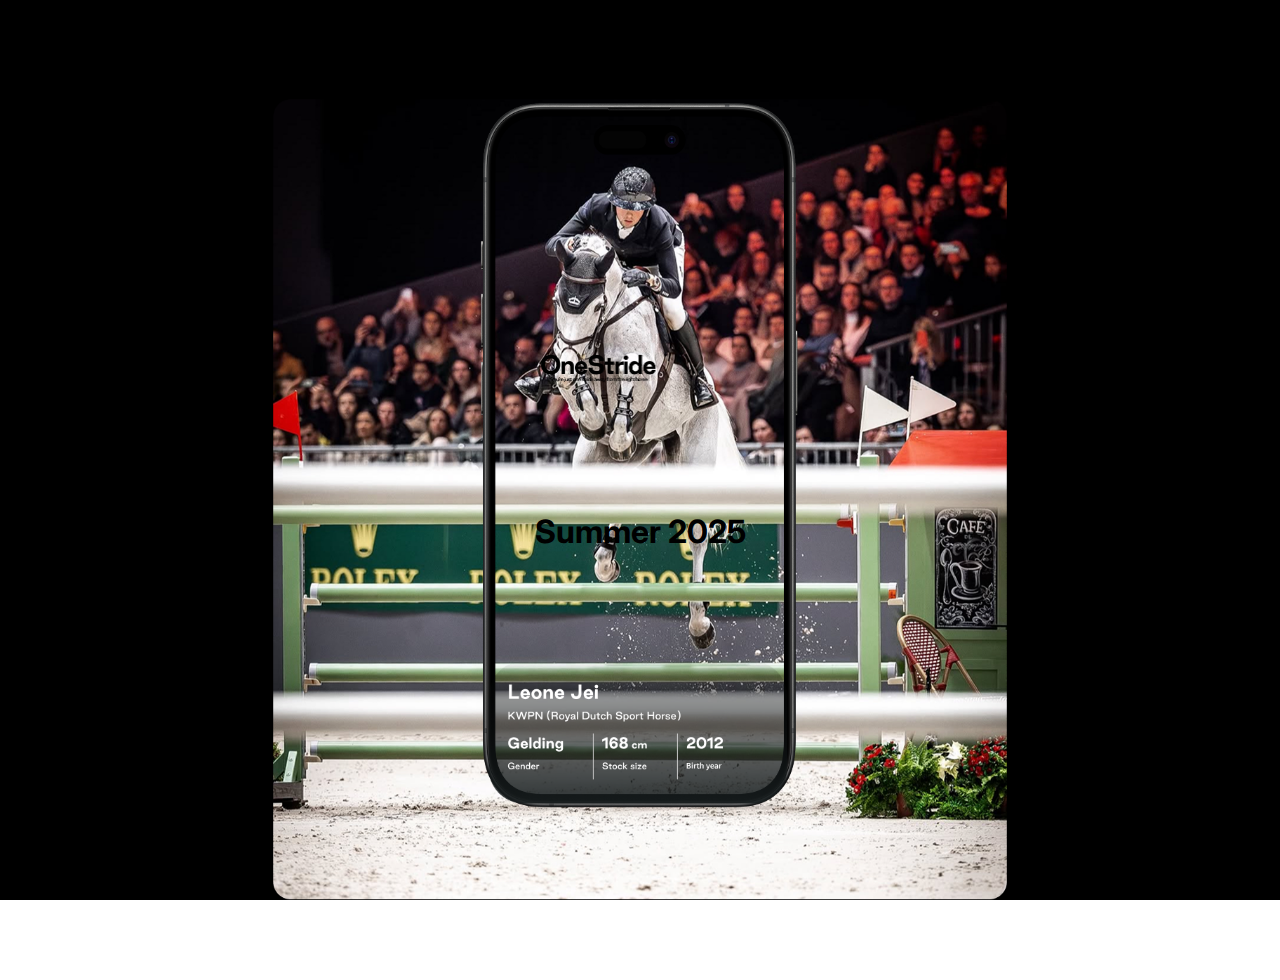
<file: index.html>
<!DOCTYPE html>
<html lang="en">
<head>
  <meta charset="UTF-8" />
  <meta name="viewport" content="width=device-width, initial-scale=1.0" />
  <title>OneStride</title>
  <link href="https://fonts.googleapis.com/css2?family=Inter:wght@400;700&display=swap" rel="stylesheet">
  <link rel="stylesheet" href="style.css" />
</head>
<body>
  <div class="hero">
    <img src="assets/background.png" alt="" class="background" />
    <div class="overlay">
      <img src="assets/logo.png" alt="Logo" class="logo" />
      <h1 class="headline">Summer 2025</h1>
    </div>
  </div>

  <footer>
    <ul>
      <li><a href="/privacy-policy.html">Privacy Policy</a></li>
      <li><a href="/privacy-policy-de.html">Datenschutzerklärung</a></li>
      <li><a href="/terms-conditions.html">Terms & Conditions</a></li>
      <li><a href="/terms-conditions-de.html">Nutzungsbedingungen</a></li>
    </ul>
  </footer>
</body>
</html>
</file>
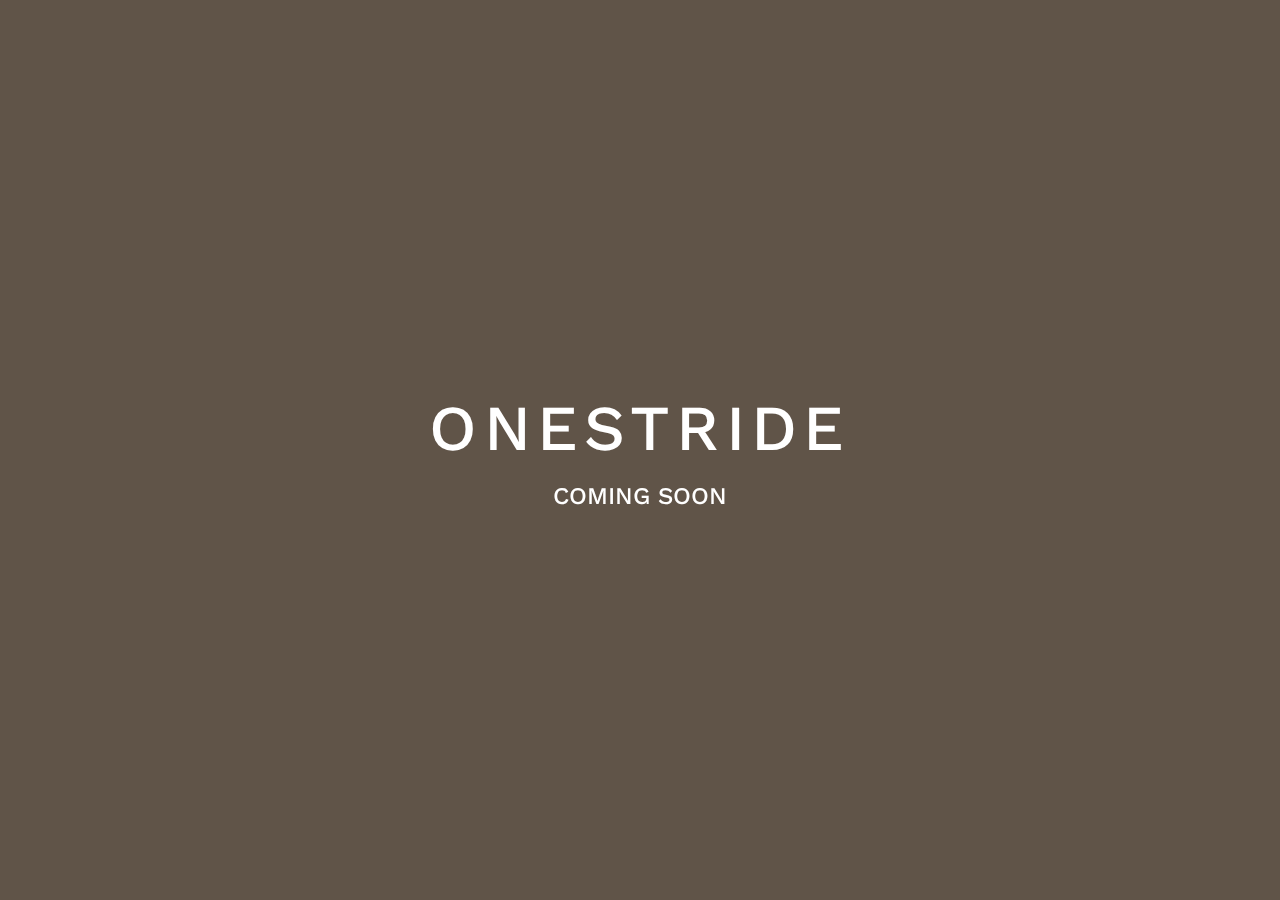
<file: onestride-landing-full/index.html>
<!DOCTYPE html>
<html lang="en">
<head>
  <meta charset="UTF-8" />
  <meta name="viewport" content="width=device-width, initial-scale=1.0"/>
  <title>ONESTRIDE - Coming Soon</title>
  <link rel="stylesheet" href="style.css"/>
  <link href="https://fonts.googleapis.com/css2?family=Work+Sans:wght@500&display=swap" rel="stylesheet">
</head>
<body>
  <div class="background">
    <div class="overlay">
      <h1>ONESTRIDE</h1>
      <p>COMING SOON</p>
    </div>
  </div>
</body>
</html>
</file>
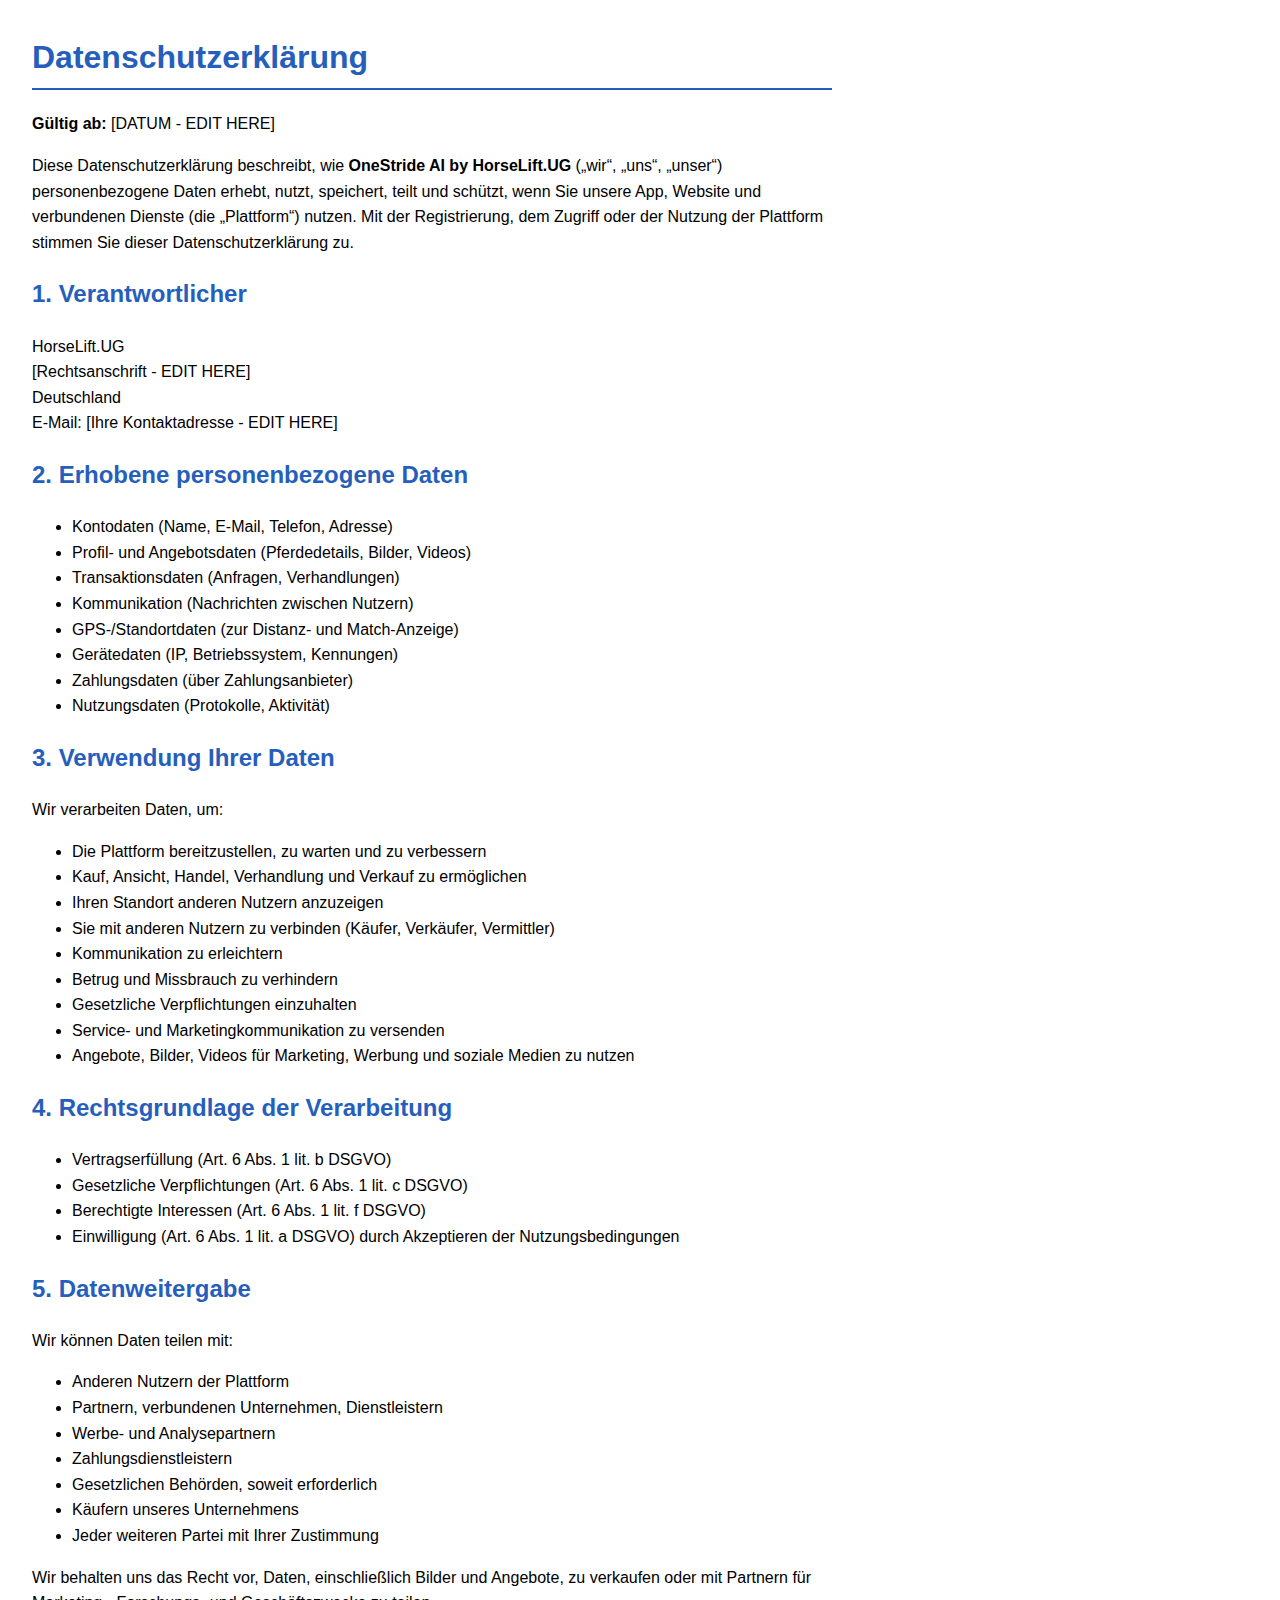
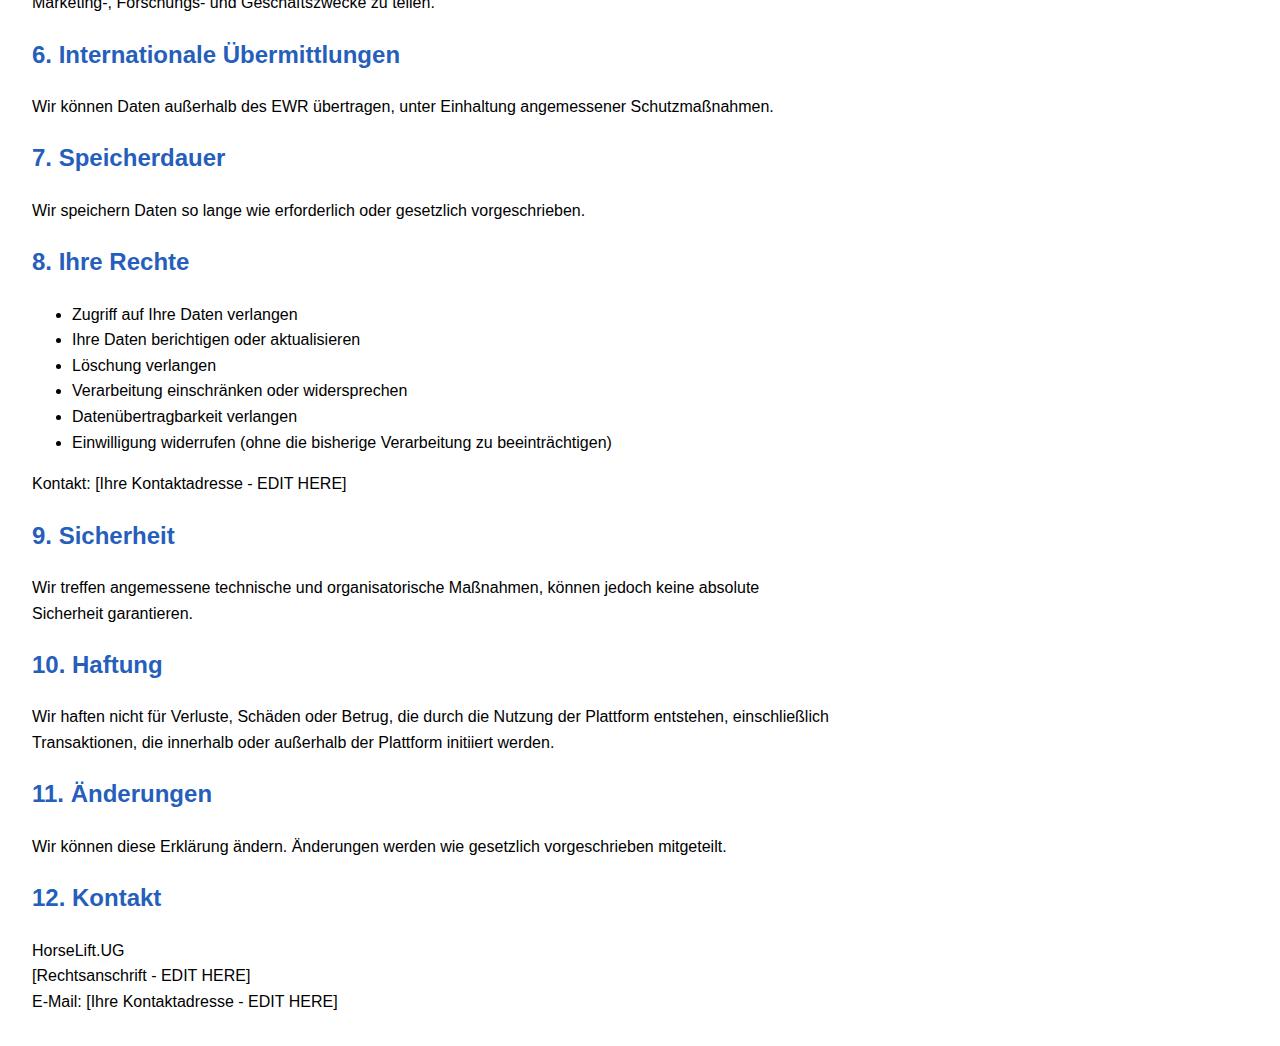
<file: privacy-policy-de.html>
<!DOCTYPE html>
<html lang="de">
<head>
  <meta charset="UTF-8" />
  <meta name="viewport" content="width=device-width, initial-scale=1.0" />
  <title>Datenschutzerklärung | OneStride AI</title>
  <style>
    body { font-family: Arial, sans-serif; margin: 2rem; max-width: 800px; line-height: 1.6; }
    h1, h2 { color: #265fbb; }
    h1 { border-bottom: 2px solid #265fbb; padding-bottom: 0.3rem; }
  </style>
</head>
<body>
  <h1>Datenschutzerklärung</h1>
  <p><strong>Gültig ab:</strong> [DATUM - EDIT HERE]</p>
  <p>Diese Datenschutzerklärung beschreibt, wie <strong>OneStride AI by HorseLift.UG</strong> („wir“, „uns“, „unser“) personenbezogene Daten erhebt, nutzt, speichert, teilt und schützt, wenn Sie unsere App, Website und verbundenen Dienste (die „Plattform“) nutzen. Mit der Registrierung, dem Zugriff oder der Nutzung der Plattform stimmen Sie dieser Datenschutzerklärung zu.</p>

  <h2>1. Verantwortlicher</h2>
  <p>HorseLift.UG<br>[Rechtsanschrift - EDIT HERE]<br>Deutschland<br>E-Mail: [Ihre Kontaktadresse - EDIT HERE]</p>

  <h2>2. Erhobene personenbezogene Daten</h2>
  <ul>
    <li>Kontodaten (Name, E-Mail, Telefon, Adresse)</li>
    <li>Profil- und Angebotsdaten (Pferdedetails, Bilder, Videos)</li>
    <li>Transaktionsdaten (Anfragen, Verhandlungen)</li>
    <li>Kommunikation (Nachrichten zwischen Nutzern)</li>
    <li>GPS-/Standortdaten (zur Distanz- und Match-Anzeige)</li>
    <li>Gerätedaten (IP, Betriebssystem, Kennungen)</li>
    <li>Zahlungsdaten (über Zahlungsanbieter)</li>
    <li>Nutzungsdaten (Protokolle, Aktivität)</li>
  </ul>

  <h2>3. Verwendung Ihrer Daten</h2>
  <p>Wir verarbeiten Daten, um:</p>
  <ul>
    <li>Die Plattform bereitzustellen, zu warten und zu verbessern</li>
    <li>Kauf, Ansicht, Handel, Verhandlung und Verkauf zu ermöglichen</li>
    <li>Ihren Standort anderen Nutzern anzuzeigen</li>
    <li>Sie mit anderen Nutzern zu verbinden (Käufer, Verkäufer, Vermittler)</li>
    <li>Kommunikation zu erleichtern</li>
    <li>Betrug und Missbrauch zu verhindern</li>
    <li>Gesetzliche Verpflichtungen einzuhalten</li>
    <li>Service- und Marketingkommunikation zu versenden</li>
    <li>Angebote, Bilder, Videos für Marketing, Werbung und soziale Medien zu nutzen</li>
  </ul>

  <h2>4. Rechtsgrundlage der Verarbeitung</h2>
  <ul>
    <li>Vertragserfüllung (Art. 6 Abs. 1 lit. b DSGVO)</li>
    <li>Gesetzliche Verpflichtungen (Art. 6 Abs. 1 lit. c DSGVO)</li>
    <li>Berechtigte Interessen (Art. 6 Abs. 1 lit. f DSGVO)</li>
    <li>Einwilligung (Art. 6 Abs. 1 lit. a DSGVO) durch Akzeptieren der Nutzungsbedingungen</li>
  </ul>

  <h2>5. Datenweitergabe</h2>
  <p>Wir können Daten teilen mit:</p>
  <ul>
    <li>Anderen Nutzern der Plattform</li>
    <li>Partnern, verbundenen Unternehmen, Dienstleistern</li>
    <li>Werbe- und Analysepartnern</li>
    <li>Zahlungsdienstleistern</li>
    <li>Gesetzlichen Behörden, soweit erforderlich</li>
    <li>Käufern unseres Unternehmens</li>
    <li>Jeder weiteren Partei mit Ihrer Zustimmung</li>
  </ul>
  <p>Wir behalten uns das Recht vor, Daten, einschließlich Bilder und Angebote, zu verkaufen oder mit Partnern für Marketing-, Forschungs- und Geschäftszwecke zu teilen.</p>

  <h2>6. Internationale Übermittlungen</h2>
  <p>Wir können Daten außerhalb des EWR übertragen, unter Einhaltung angemessener Schutzmaßnahmen.</p>

  <h2>7. Speicherdauer</h2>
  <p>Wir speichern Daten so lange wie erforderlich oder gesetzlich vorgeschrieben.</p>

  <h2>8. Ihre Rechte</h2>
  <ul>
    <li>Zugriff auf Ihre Daten verlangen</li>
    <li>Ihre Daten berichtigen oder aktualisieren</li>
    <li>Löschung verlangen</li>
    <li>Verarbeitung einschränken oder widersprechen</li>
    <li>Datenübertragbarkeit verlangen</li>
    <li>Einwilligung widerrufen (ohne die bisherige Verarbeitung zu beeinträchtigen)</li>
  </ul>
  <p>Kontakt: [Ihre Kontaktadresse - EDIT HERE]</p>

  <h2>9. Sicherheit</h2>
  <p>Wir treffen angemessene technische und organisatorische Maßnahmen, können jedoch keine absolute Sicherheit garantieren.</p>

  <h2>10. Haftung</h2>
  <p>Wir haften nicht für Verluste, Schäden oder Betrug, die durch die Nutzung der Plattform entstehen, einschließlich Transaktionen, die innerhalb oder außerhalb der Plattform initiiert werden.</p>

  <h2>11. Änderungen</h2>
  <p>Wir können diese Erklärung ändern. Änderungen werden wie gesetzlich vorgeschrieben mitgeteilt.</p>

  <h2>12. Kontakt</h2>
  <p>HorseLift.UG<br>[Rechtsanschrift - EDIT HERE]<br>E-Mail: [Ihre Kontaktadresse - EDIT HERE]</p>
</body>
</html>
</file>
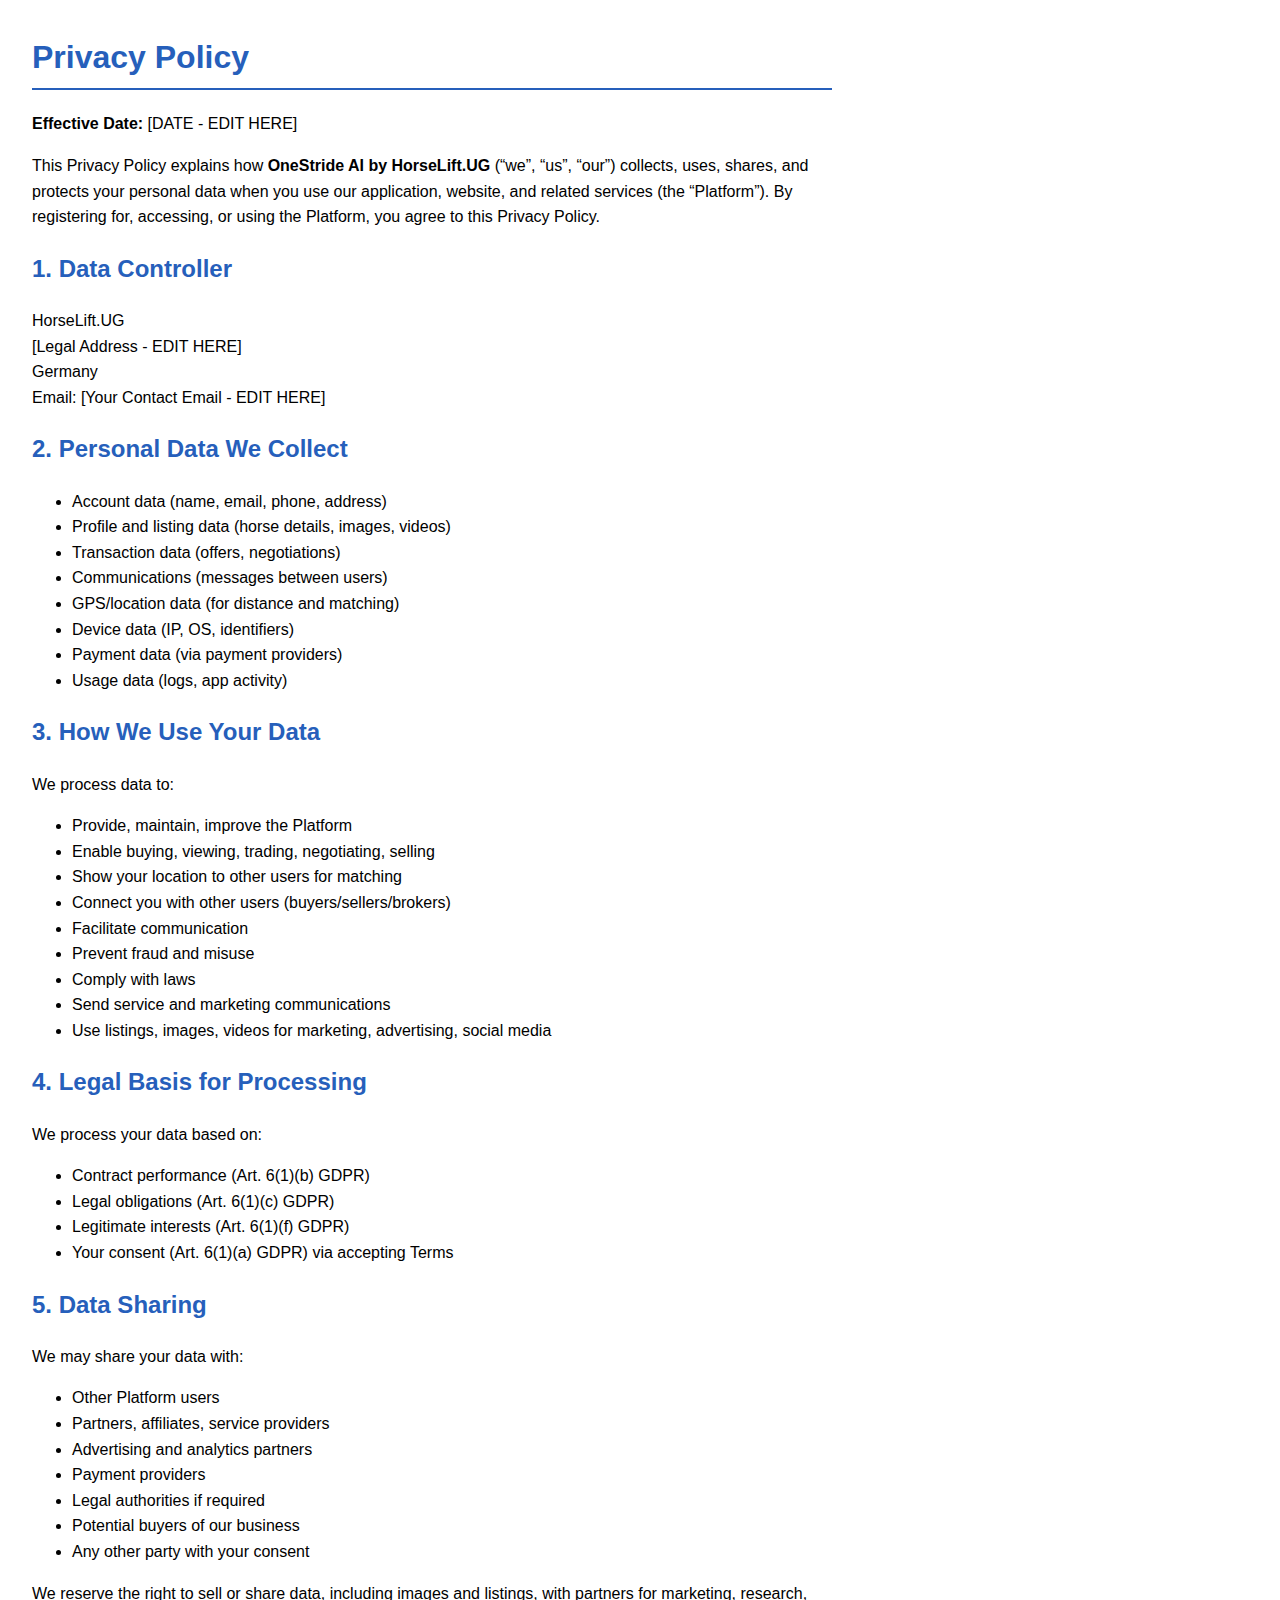
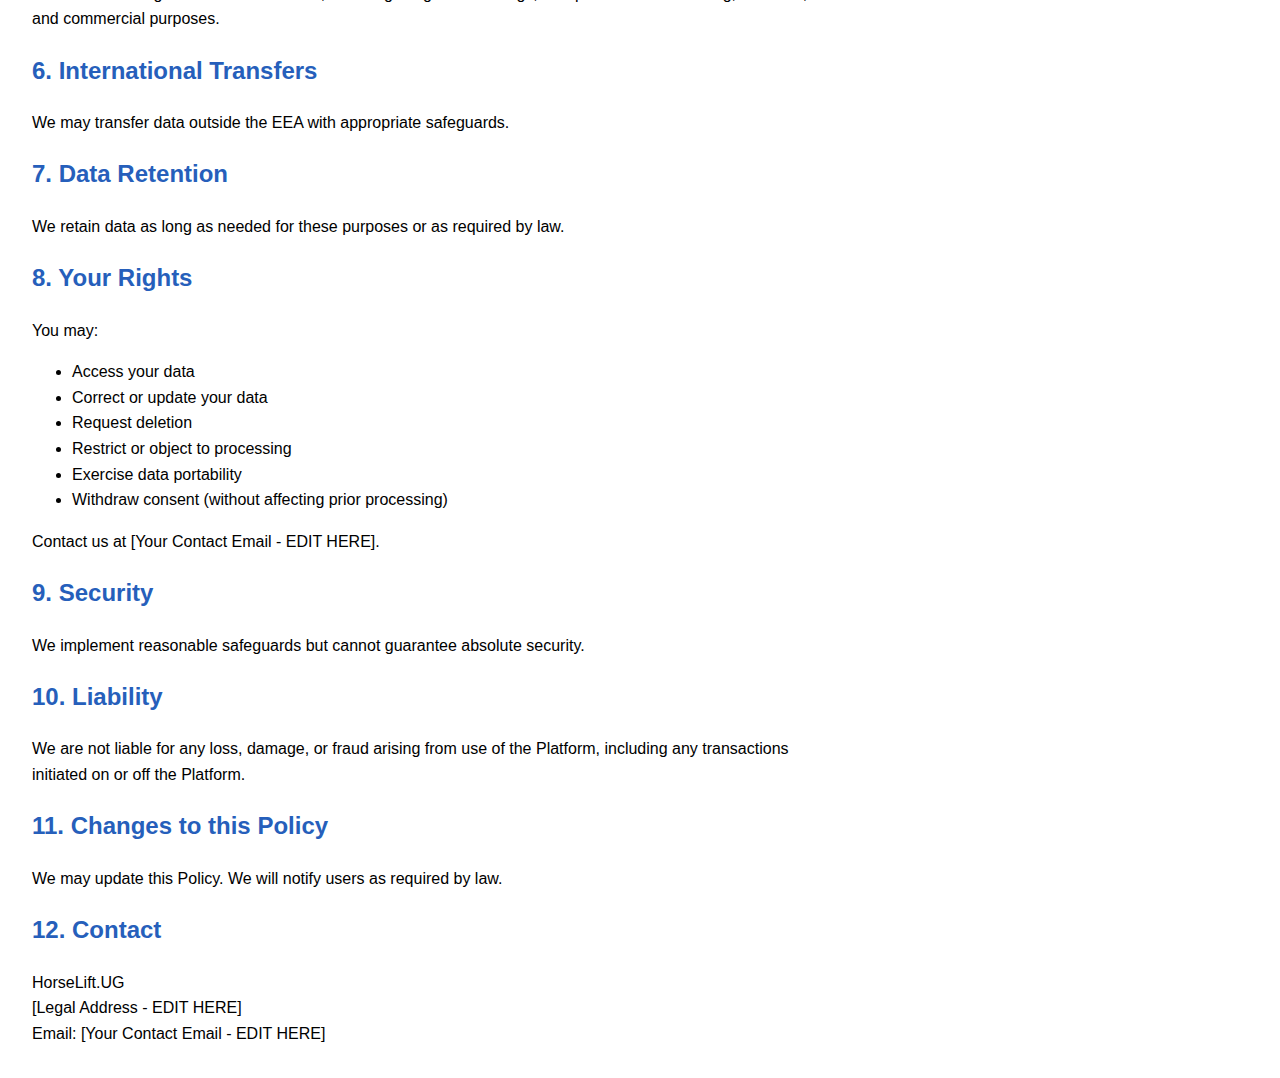
<file: privacy-policy-en.html>
<!DOCTYPE html>
<html lang="en">
<head>
  <meta charset="UTF-8" />
  <meta name="viewport" content="width=device-width, initial-scale=1.0" />
  <title>Privacy Policy | OneStride AI</title>
  <style>
    body { font-family: Arial, sans-serif; margin: 2rem; max-width: 800px; line-height: 1.6; }
    h1, h2 { color: #265fbb; }
    h1 { border-bottom: 2px solid #265fbb; padding-bottom: 0.3rem; }
  </style>
</head>
<body>
  <h1>Privacy Policy</h1>
  <p><strong>Effective Date:</strong> [DATE - EDIT HERE]</p>
  <p>This Privacy Policy explains how <strong>OneStride AI by HorseLift.UG</strong> (“we”, “us”, “our”) collects, uses, shares, and protects your personal data when you use our application, website, and related services (the “Platform”). By registering for, accessing, or using the Platform, you agree to this Privacy Policy.</p>

  <h2>1. Data Controller</h2>
  <p>HorseLift.UG<br>[Legal Address - EDIT HERE]<br>Germany<br>Email: [Your Contact Email - EDIT HERE]</p>

  <h2>2. Personal Data We Collect</h2>
  <ul>
    <li>Account data (name, email, phone, address)</li>
    <li>Profile and listing data (horse details, images, videos)</li>
    <li>Transaction data (offers, negotiations)</li>
    <li>Communications (messages between users)</li>
    <li>GPS/location data (for distance and matching)</li>
    <li>Device data (IP, OS, identifiers)</li>
    <li>Payment data (via payment providers)</li>
    <li>Usage data (logs, app activity)</li>
  </ul>

  <h2>3. How We Use Your Data</h2>
  <p>We process data to:</p>
  <ul>
    <li>Provide, maintain, improve the Platform</li>
    <li>Enable buying, viewing, trading, negotiating, selling</li>
    <li>Show your location to other users for matching</li>
    <li>Connect you with other users (buyers/sellers/brokers)</li>
    <li>Facilitate communication</li>
    <li>Prevent fraud and misuse</li>
    <li>Comply with laws</li>
    <li>Send service and marketing communications</li>
    <li>Use listings, images, videos for marketing, advertising, social media</li>
  </ul>

  <h2>4. Legal Basis for Processing</h2>
  <p>We process your data based on:</p>
  <ul>
    <li>Contract performance (Art. 6(1)(b) GDPR)</li>
    <li>Legal obligations (Art. 6(1)(c) GDPR)</li>
    <li>Legitimate interests (Art. 6(1)(f) GDPR)</li>
    <li>Your consent (Art. 6(1)(a) GDPR) via accepting Terms</li>
  </ul>

  <h2>5. Data Sharing</h2>
  <p>We may share your data with:</p>
  <ul>
    <li>Other Platform users</li>
    <li>Partners, affiliates, service providers</li>
    <li>Advertising and analytics partners</li>
    <li>Payment providers</li>
    <li>Legal authorities if required</li>
    <li>Potential buyers of our business</li>
    <li>Any other party with your consent</li>
  </ul>
  <p>We reserve the right to sell or share data, including images and listings, with partners for marketing, research, and commercial purposes.</p>

  <h2>6. International Transfers</h2>
  <p>We may transfer data outside the EEA with appropriate safeguards.</p>

  <h2>7. Data Retention</h2>
  <p>We retain data as long as needed for these purposes or as required by law.</p>

  <h2>8. Your Rights</h2>
  <p>You may:</p>
  <ul>
    <li>Access your data</li>
    <li>Correct or update your data</li>
    <li>Request deletion</li>
    <li>Restrict or object to processing</li>
    <li>Exercise data portability</li>
    <li>Withdraw consent (without affecting prior processing)</li>
  </ul>
  <p>Contact us at [Your Contact Email - EDIT HERE].</p>

  <h2>9. Security</h2>
  <p>We implement reasonable safeguards but cannot guarantee absolute security.</p>

  <h2>10. Liability</h2>
  <p>We are not liable for any loss, damage, or fraud arising from use of the Platform, including any transactions initiated on or off the Platform.</p>

  <h2>11. Changes to this Policy</h2>
  <p>We may update this Policy. We will notify users as required by law.</p>

  <h2>12. Contact</h2>
  <p>HorseLift.UG<br>[Legal Address - EDIT HERE]<br>Email: [Your Contact Email - EDIT HERE]</p>
</body>
</html>
</file>
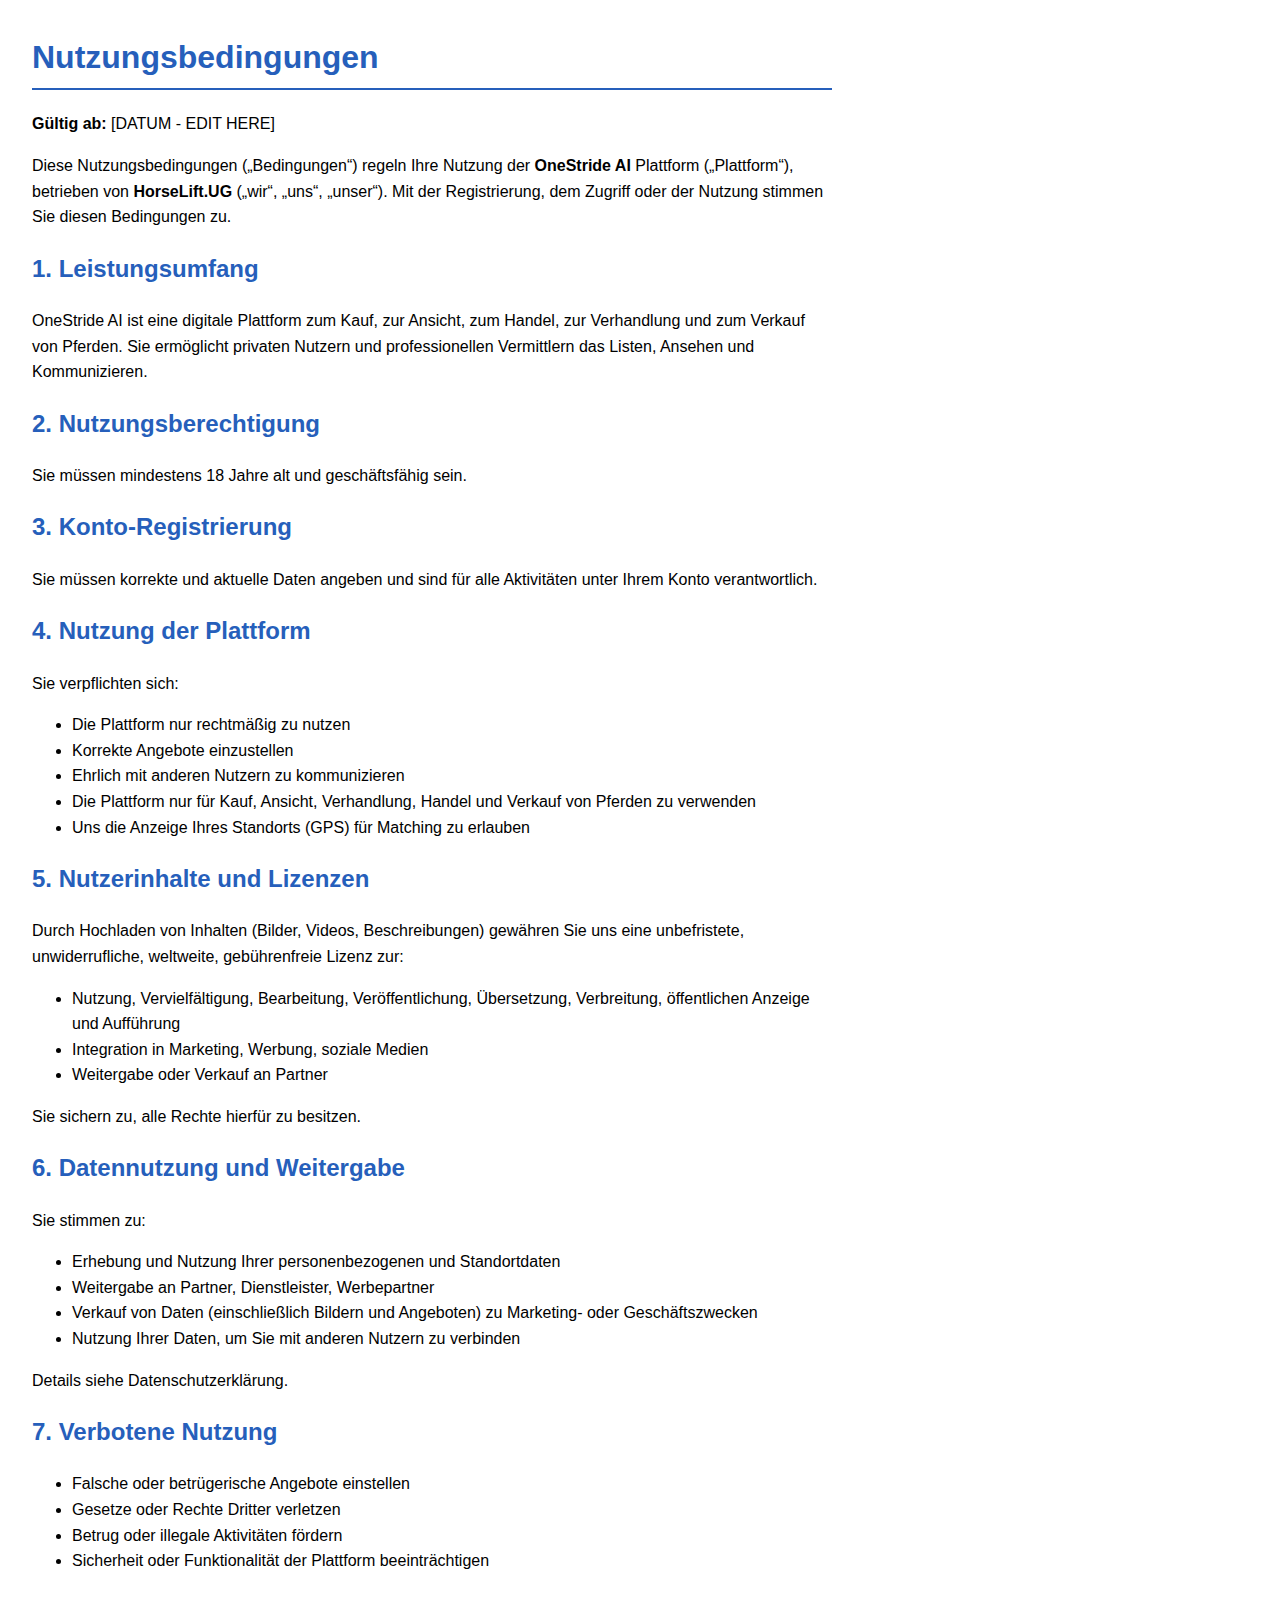
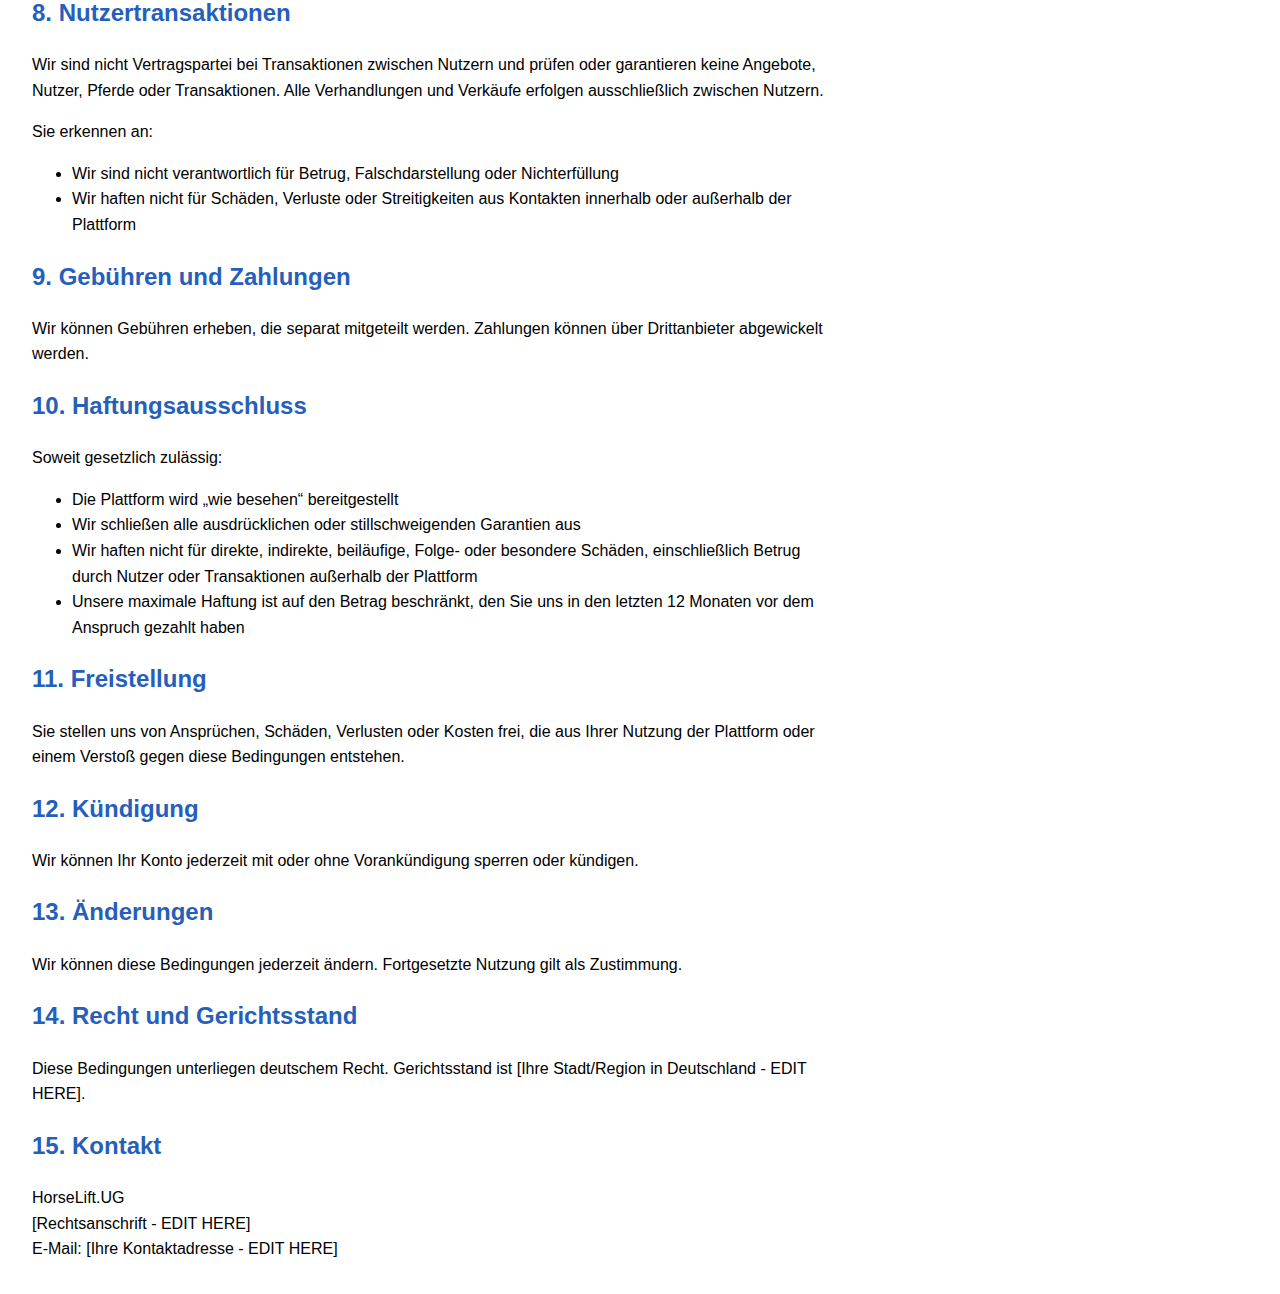
<file: terms-conditions-de.html>
<!DOCTYPE html>
<html lang="de">
<head>
  <meta charset="UTF-8" />
  <meta name="viewport" content="width=device-width, initial-scale=1.0" />
  <title>Nutzungsbedingungen | OneStride AI</title>
  <style>
    body { font-family: Arial, sans-serif; margin: 2rem; max-width: 800px; line-height: 1.6; }
    h1, h2 { color: #265fbb; }
    h1 { border-bottom: 2px solid #265fbb; padding-bottom: 0.3rem; }
  </style>
</head>
<body>
  <h1>Nutzungsbedingungen</h1>
  <p><strong>Gültig ab:</strong> [DATUM - EDIT HERE]</p>
  <p>Diese Nutzungsbedingungen („Bedingungen“) regeln Ihre Nutzung der <strong>OneStride AI</strong> Plattform („Plattform“), betrieben von <strong>HorseLift.UG</strong> („wir“, „uns“, „unser“). Mit der Registrierung, dem Zugriff oder der Nutzung stimmen Sie diesen Bedingungen zu.</p>

  <h2>1. Leistungsumfang</h2>
  <p>OneStride AI ist eine digitale Plattform zum Kauf, zur Ansicht, zum Handel, zur Verhandlung und zum Verkauf von Pferden. Sie ermöglicht privaten Nutzern und professionellen Vermittlern das Listen, Ansehen und Kommunizieren.</p>

  <h2>2. Nutzungsberechtigung</h2>
  <p>Sie müssen mindestens 18 Jahre alt und geschäftsfähig sein.</p>

  <h2>3. Konto-Registrierung</h2>
  <p>Sie müssen korrekte und aktuelle Daten angeben und sind für alle Aktivitäten unter Ihrem Konto verantwortlich.</p>

  <h2>4. Nutzung der Plattform</h2>
  <p>Sie verpflichten sich:</p>
  <ul>
    <li>Die Plattform nur rechtmäßig zu nutzen</li>
    <li>Korrekte Angebote einzustellen</li>
    <li>Ehrlich mit anderen Nutzern zu kommunizieren</li>
    <li>Die Plattform nur für Kauf, Ansicht, Verhandlung, Handel und Verkauf von Pferden zu verwenden</li>
    <li>Uns die Anzeige Ihres Standorts (GPS) für Matching zu erlauben</li>
  </ul>

  <h2>5. Nutzerinhalte und Lizenzen</h2>
  <p>Durch Hochladen von Inhalten (Bilder, Videos, Beschreibungen) gewähren Sie uns eine unbefristete, unwiderrufliche, weltweite, gebührenfreie Lizenz zur:</p>
  <ul>
    <li>Nutzung, Vervielfältigung, Bearbeitung, Veröffentlichung, Übersetzung, Verbreitung, öffentlichen Anzeige und Aufführung</li>
    <li>Integration in Marketing, Werbung, soziale Medien</li>
    <li>Weitergabe oder Verkauf an Partner</li>
  </ul>
  <p>Sie sichern zu, alle Rechte hierfür zu besitzen.</p>

  <h2>6. Datennutzung und Weitergabe</h2>
  <p>Sie stimmen zu:</p>
  <ul>
    <li>Erhebung und Nutzung Ihrer personenbezogenen und Standortdaten</li>
    <li>Weitergabe an Partner, Dienstleister, Werbepartner</li>
    <li>Verkauf von Daten (einschließlich Bildern und Angeboten) zu Marketing- oder Geschäftszwecken</li>
    <li>Nutzung Ihrer Daten, um Sie mit anderen Nutzern zu verbinden</li>
  </ul>
  <p>Details siehe Datenschutzerklärung.</p>

  <h2>7. Verbotene Nutzung</h2>
  <ul>
    <li>Falsche oder betrügerische Angebote einstellen</li>
    <li>Gesetze oder Rechte Dritter verletzen</li>
    <li>Betrug oder illegale Aktivitäten fördern</li>
    <li>Sicherheit oder Funktionalität der Plattform beeinträchtigen</li>
  </ul>

  <h2>8. Nutzertransaktionen</h2>
  <p>Wir sind nicht Vertragspartei bei Transaktionen zwischen Nutzern und prüfen oder garantieren keine Angebote, Nutzer, Pferde oder Transaktionen. Alle Verhandlungen und Verkäufe erfolgen ausschließlich zwischen Nutzern.</p>
  <p>Sie erkennen an:</p>
  <ul>
    <li>Wir sind nicht verantwortlich für Betrug, Falschdarstellung oder Nichterfüllung</li>
    <li>Wir haften nicht für Schäden, Verluste oder Streitigkeiten aus Kontakten innerhalb oder außerhalb der Plattform</li>
  </ul>

  <h2>9. Gebühren und Zahlungen</h2>
  <p>Wir können Gebühren erheben, die separat mitgeteilt werden. Zahlungen können über Drittanbieter abgewickelt werden.</p>

  <h2>10. Haftungsausschluss</h2>
  <p>Soweit gesetzlich zulässig:</p>
  <ul>
    <li>Die Plattform wird „wie besehen“ bereitgestellt</li>
    <li>Wir schließen alle ausdrücklichen oder stillschweigenden Garantien aus</li>
    <li>Wir haften nicht für direkte, indirekte, beiläufige, Folge- oder besondere Schäden, einschließlich Betrug durch Nutzer oder Transaktionen außerhalb der Plattform</li>
    <li>Unsere maximale Haftung ist auf den Betrag beschränkt, den Sie uns in den letzten 12 Monaten vor dem Anspruch gezahlt haben</li>
  </ul>

  <h2>11. Freistellung</h2>
  <p>Sie stellen uns von Ansprüchen, Schäden, Verlusten oder Kosten frei, die aus Ihrer Nutzung der Plattform oder einem Verstoß gegen diese Bedingungen entstehen.</p>

  <h2>12. Kündigung</h2>
  <p>Wir können Ihr Konto jederzeit mit oder ohne Vorankündigung sperren oder kündigen.</p>

  <h2>13. Änderungen</h2>
  <p>Wir können diese Bedingungen jederzeit ändern. Fortgesetzte Nutzung gilt als Zustimmung.</p>

  <h2>14. Recht und Gerichtsstand</h2>
  <p>Diese Bedingungen unterliegen deutschem Recht. Gerichtsstand ist [Ihre Stadt/Region in Deutschland - EDIT HERE].</p>

  <h2>15. Kontakt</h2>
  <p>HorseLift.UG<br>[Rechtsanschrift - EDIT HERE]<br>E-Mail: [Ihre Kontaktadresse - EDIT HERE]</p>
</body>
</html>
</file>
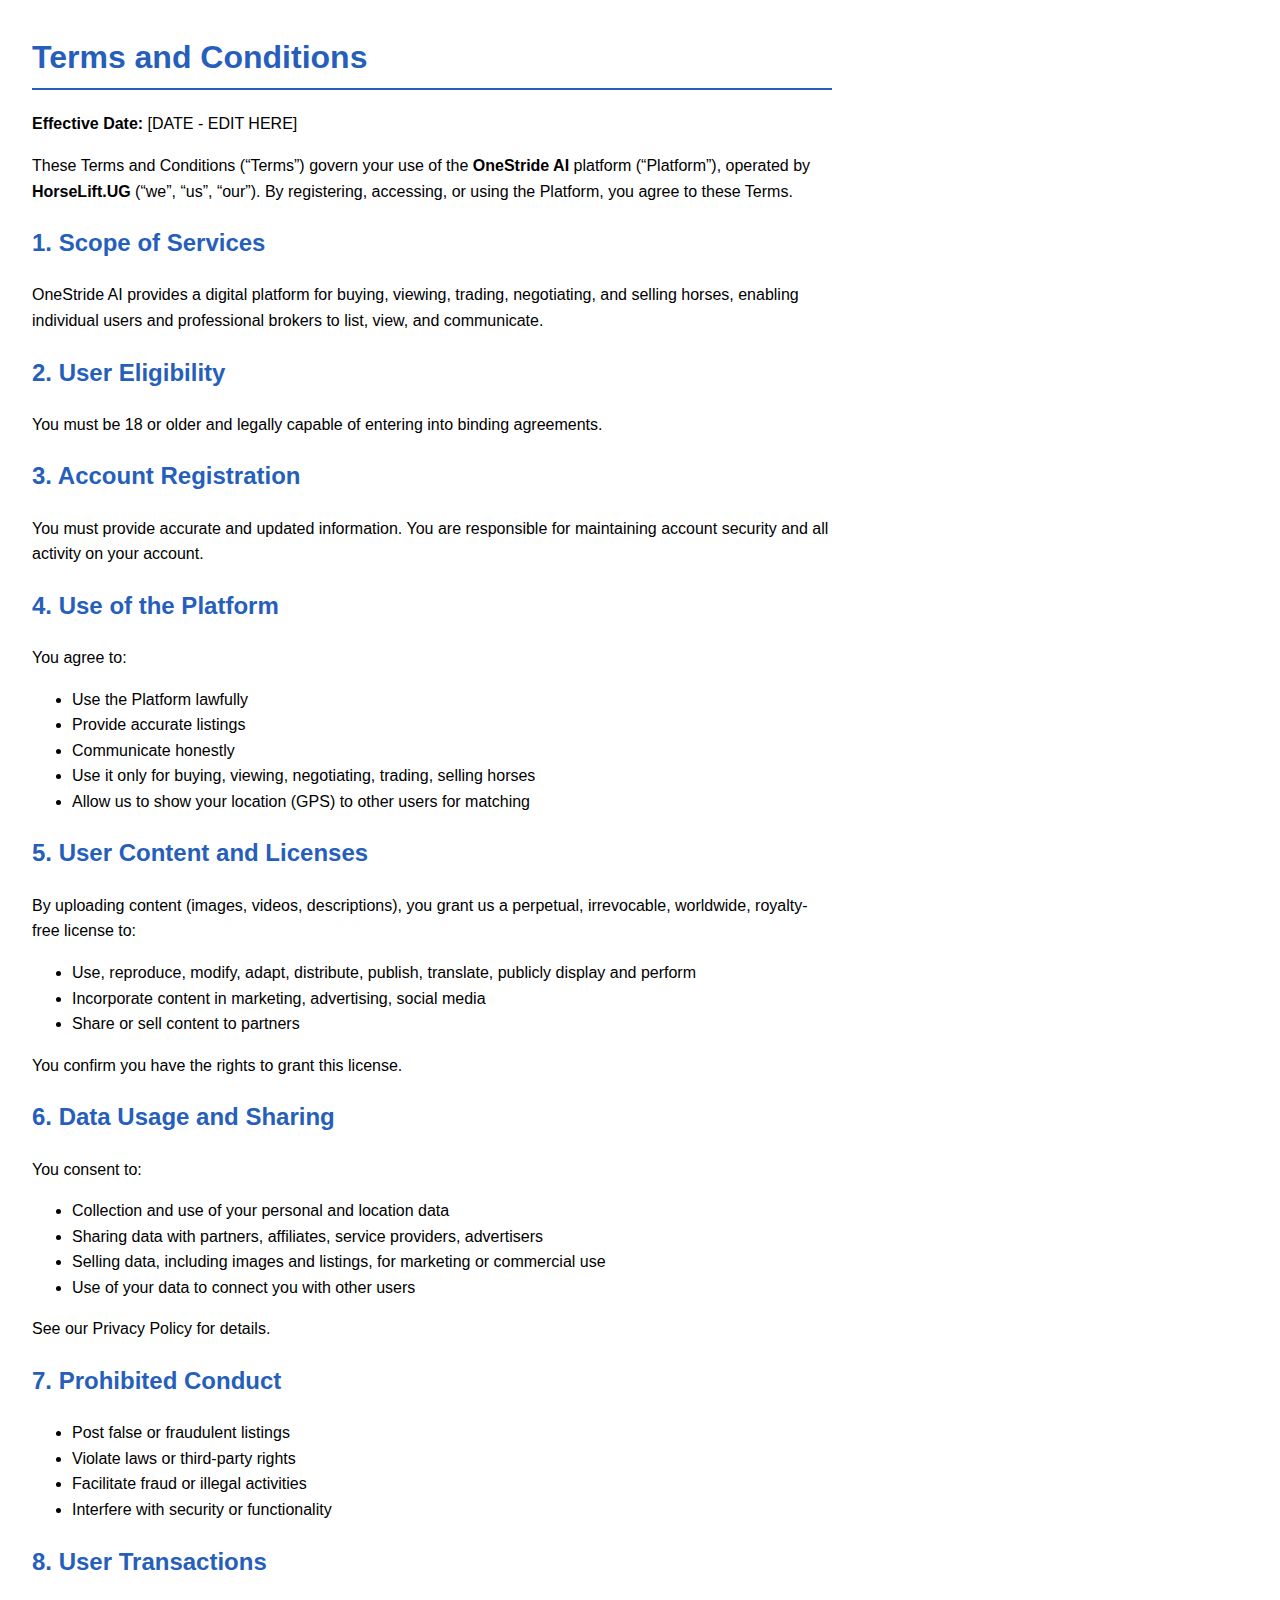
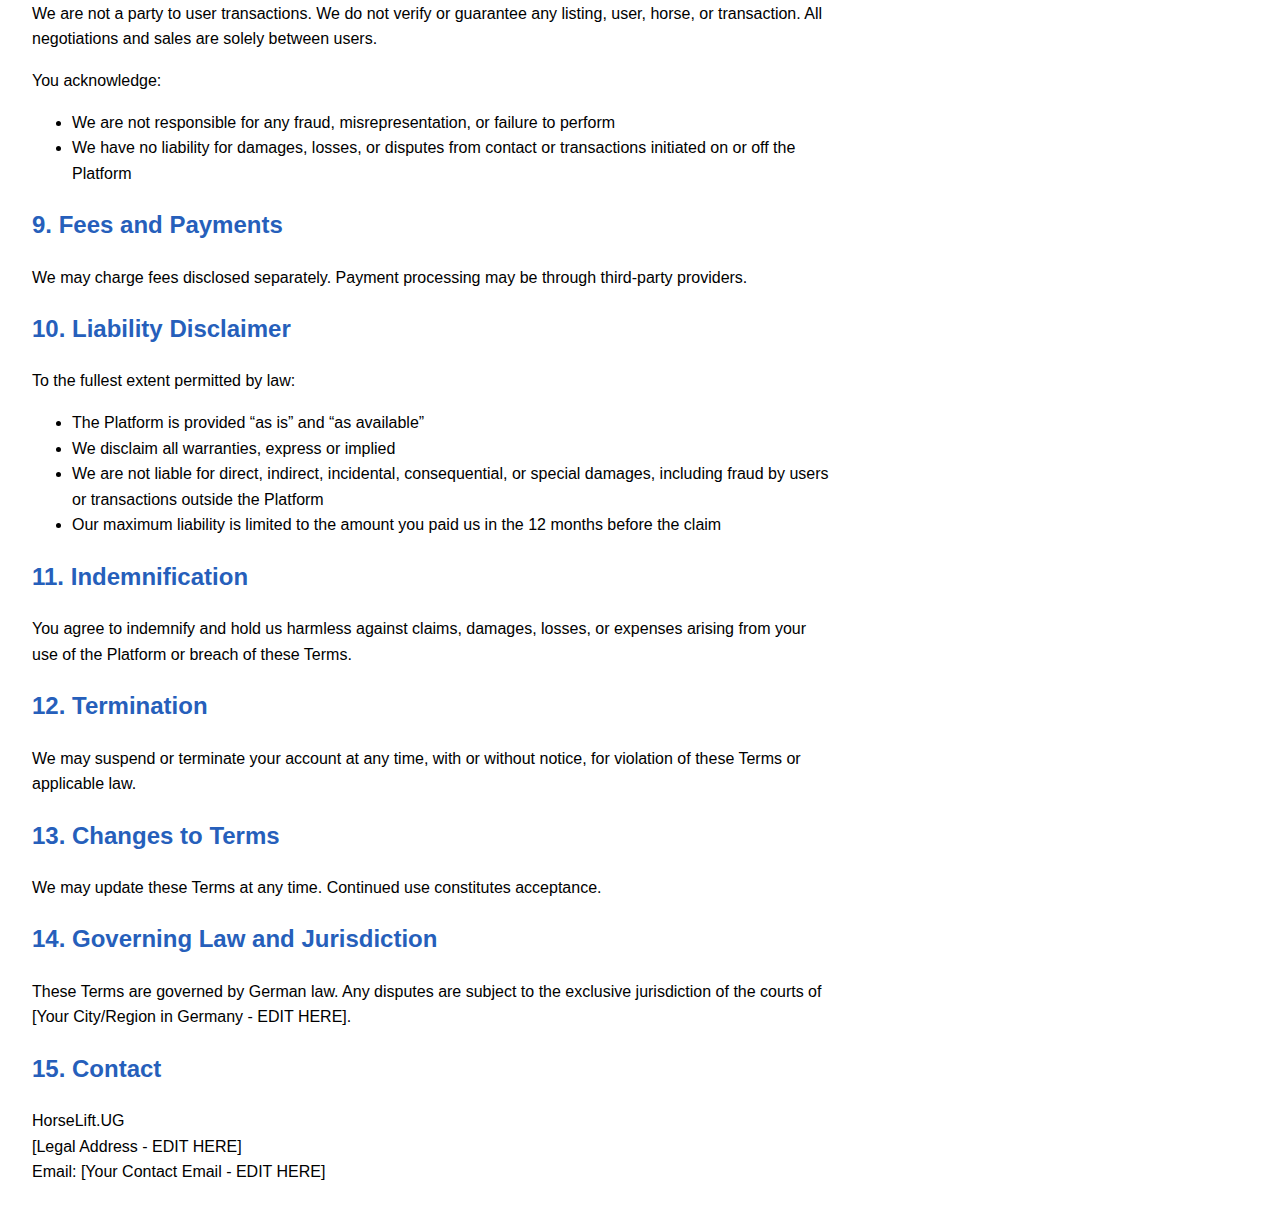
<file: terms-conditions-en.html>
<!DOCTYPE html>
<html lang="en">
<head>
  <meta charset="UTF-8" />
  <meta name="viewport" content="width=device-width, initial-scale=1.0" />
  <title>Terms and Conditions | OneStride AI</title>
  <style>
    body { font-family: Arial, sans-serif; margin: 2rem; max-width: 800px; line-height: 1.6; }
    h1, h2 { color: #265fbb; }
    h1 { border-bottom: 2px solid #265fbb; padding-bottom: 0.3rem; }
  </style>
</head>
<body>
  <h1>Terms and Conditions</h1>
  <p><strong>Effective Date:</strong> [DATE - EDIT HERE]</p>
  <p>These Terms and Conditions (“Terms”) govern your use of the <strong>OneStride AI</strong> platform (“Platform”), operated by <strong>HorseLift.UG</strong> (“we”, “us”, “our”). By registering, accessing, or using the Platform, you agree to these Terms.</p>

  <h2>1. Scope of Services</h2>
  <p>OneStride AI provides a digital platform for buying, viewing, trading, negotiating, and selling horses, enabling individual users and professional brokers to list, view, and communicate.</p>

  <h2>2. User Eligibility</h2>
  <p>You must be 18 or older and legally capable of entering into binding agreements.</p>

  <h2>3. Account Registration</h2>
  <p>You must provide accurate and updated information. You are responsible for maintaining account security and all activity on your account.</p>

  <h2>4. Use of the Platform</h2>
  <p>You agree to:</p>
  <ul>
    <li>Use the Platform lawfully</li>
    <li>Provide accurate listings</li>
    <li>Communicate honestly</li>
    <li>Use it only for buying, viewing, negotiating, trading, selling horses</li>
    <li>Allow us to show your location (GPS) to other users for matching</li>
  </ul>

  <h2>5. User Content and Licenses</h2>
  <p>By uploading content (images, videos, descriptions), you grant us a perpetual, irrevocable, worldwide, royalty-free license to:</p>
  <ul>
    <li>Use, reproduce, modify, adapt, distribute, publish, translate, publicly display and perform</li>
    <li>Incorporate content in marketing, advertising, social media</li>
    <li>Share or sell content to partners</li>
  </ul>
  <p>You confirm you have the rights to grant this license.</p>

  <h2>6. Data Usage and Sharing</h2>
  <p>You consent to:</p>
  <ul>
    <li>Collection and use of your personal and location data</li>
    <li>Sharing data with partners, affiliates, service providers, advertisers</li>
    <li>Selling data, including images and listings, for marketing or commercial use</li>
    <li>Use of your data to connect you with other users</li>
  </ul>
  <p>See our Privacy Policy for details.</p>

  <h2>7. Prohibited Conduct</h2>
  <ul>
    <li>Post false or fraudulent listings</li>
    <li>Violate laws or third-party rights</li>
    <li>Facilitate fraud or illegal activities</li>
    <li>Interfere with security or functionality</li>
  </ul>

  <h2>8. User Transactions</h2>
  <p>We are not a party to user transactions. We do not verify or guarantee any listing, user, horse, or transaction. All negotiations and sales are solely between users.</p>
  <p>You acknowledge:</p>
  <ul>
    <li>We are not responsible for any fraud, misrepresentation, or failure to perform</li>
    <li>We have no liability for damages, losses, or disputes from contact or transactions initiated on or off the Platform</li>
  </ul>

  <h2>9. Fees and Payments</h2>
  <p>We may charge fees disclosed separately. Payment processing may be through third-party providers.</p>

  <h2>10. Liability Disclaimer</h2>
  <p>To the fullest extent permitted by law:</p>
  <ul>
    <li>The Platform is provided “as is” and “as available”</li>
    <li>We disclaim all warranties, express or implied</li>
    <li>We are not liable for direct, indirect, incidental, consequential, or special damages, including fraud by users or transactions outside the Platform</li>
    <li>Our maximum liability is limited to the amount you paid us in the 12 months before the claim</li>
  </ul>

  <h2>11. Indemnification</h2>
  <p>You agree to indemnify and hold us harmless against claims, damages, losses, or expenses arising from your use of the Platform or breach of these Terms.</p>

  <h2>12. Termination</h2>
  <p>We may suspend or terminate your account at any time, with or without notice, for violation of these Terms or applicable law.</p>

  <h2>13. Changes to Terms</h2>
  <p>We may update these Terms at any time. Continued use constitutes acceptance.</p>

  <h2>14. Governing Law and Jurisdiction</h2>
  <p>These Terms are governed by German law. Any disputes are subject to the exclusive jurisdiction of the courts of [Your City/Region in Germany - EDIT HERE].</p>

  <h2>15. Contact</h2>
  <p>HorseLift.UG<br>[Legal Address - EDIT HERE]<br>Email: [Your Contact Email - EDIT HERE]</p>
</body>
</html>
</file>
<file: style.css>
* {
  margin: 0;
  padding: 0;
  box-sizing: border-box;
}

html, body {
  height: 100%;
  width: 100%;
  overflow: hidden;
  font-family: 'Inter', sans-serif;
}

.hero {
  position: relative;
  width: 100vw;
  height: 100vh;
}

.background {
  position: absolute;
  top: 0;
  left: 0;
  width: 100%;
  height: 100%;
  object-fit: contain; /* show entire image */
  object-position: top center;
  z-index: 1;
  background-color: black; /* in case of letterboxing */
}

.overlay {
  position: absolute;
  top: 0;
  left: 0;
  z-index: 2;
  width: 100%;
  height: 100%;
  display: flex;
  flex-direction: column;
  justify-content: flex-start; /* 👈 changed from center */
  align-items: center;
  text-align: center;
  padding-top: 350px; /* 👈 pushes content down */
  color: black;
}

.logo {
  max-width: 200px;
  height: auto;
  margin-bottom: 100px;
}

.headline {
  font-size: 2rem;
  font-weight: bold;
}
</file>
<file: onestride-landing-full/style.css>
/* Reset + Font */
* {
  margin: 0;
  padding: 0;
  box-sizing: border-box;
}
body, html {
  height: 100%;
  font-family: 'Work Sans', sans-serif;
}

/* Background setup */
.background {
  background: url('./assets/bg.jpg') no-repeat center center;
  background-size: cover;
  height: 100vh;
  position: relative;
}

/* Overlay blur & block clicks */
.overlay {
  background-color: rgba(0, 0, 0, 0.4);
  backdrop-filter: blur(4px);
  color: #ffffff;
  position: absolute;
  top: 0;
  left: 0;
  width: 100%;
  height: 100%;
  text-align: center;
  pointer-events: none;
  display: flex;
  flex-direction: column;
  justify-content: center;
  align-items: center;
}

/* Typography */
h1 {
  font-size: 4rem;
  letter-spacing: 0.1em;
  font-weight: 500;
}
p {
  font-size: 1.5rem;
  margin-top: 1rem;
  font-weight: 500;
}
</file>
